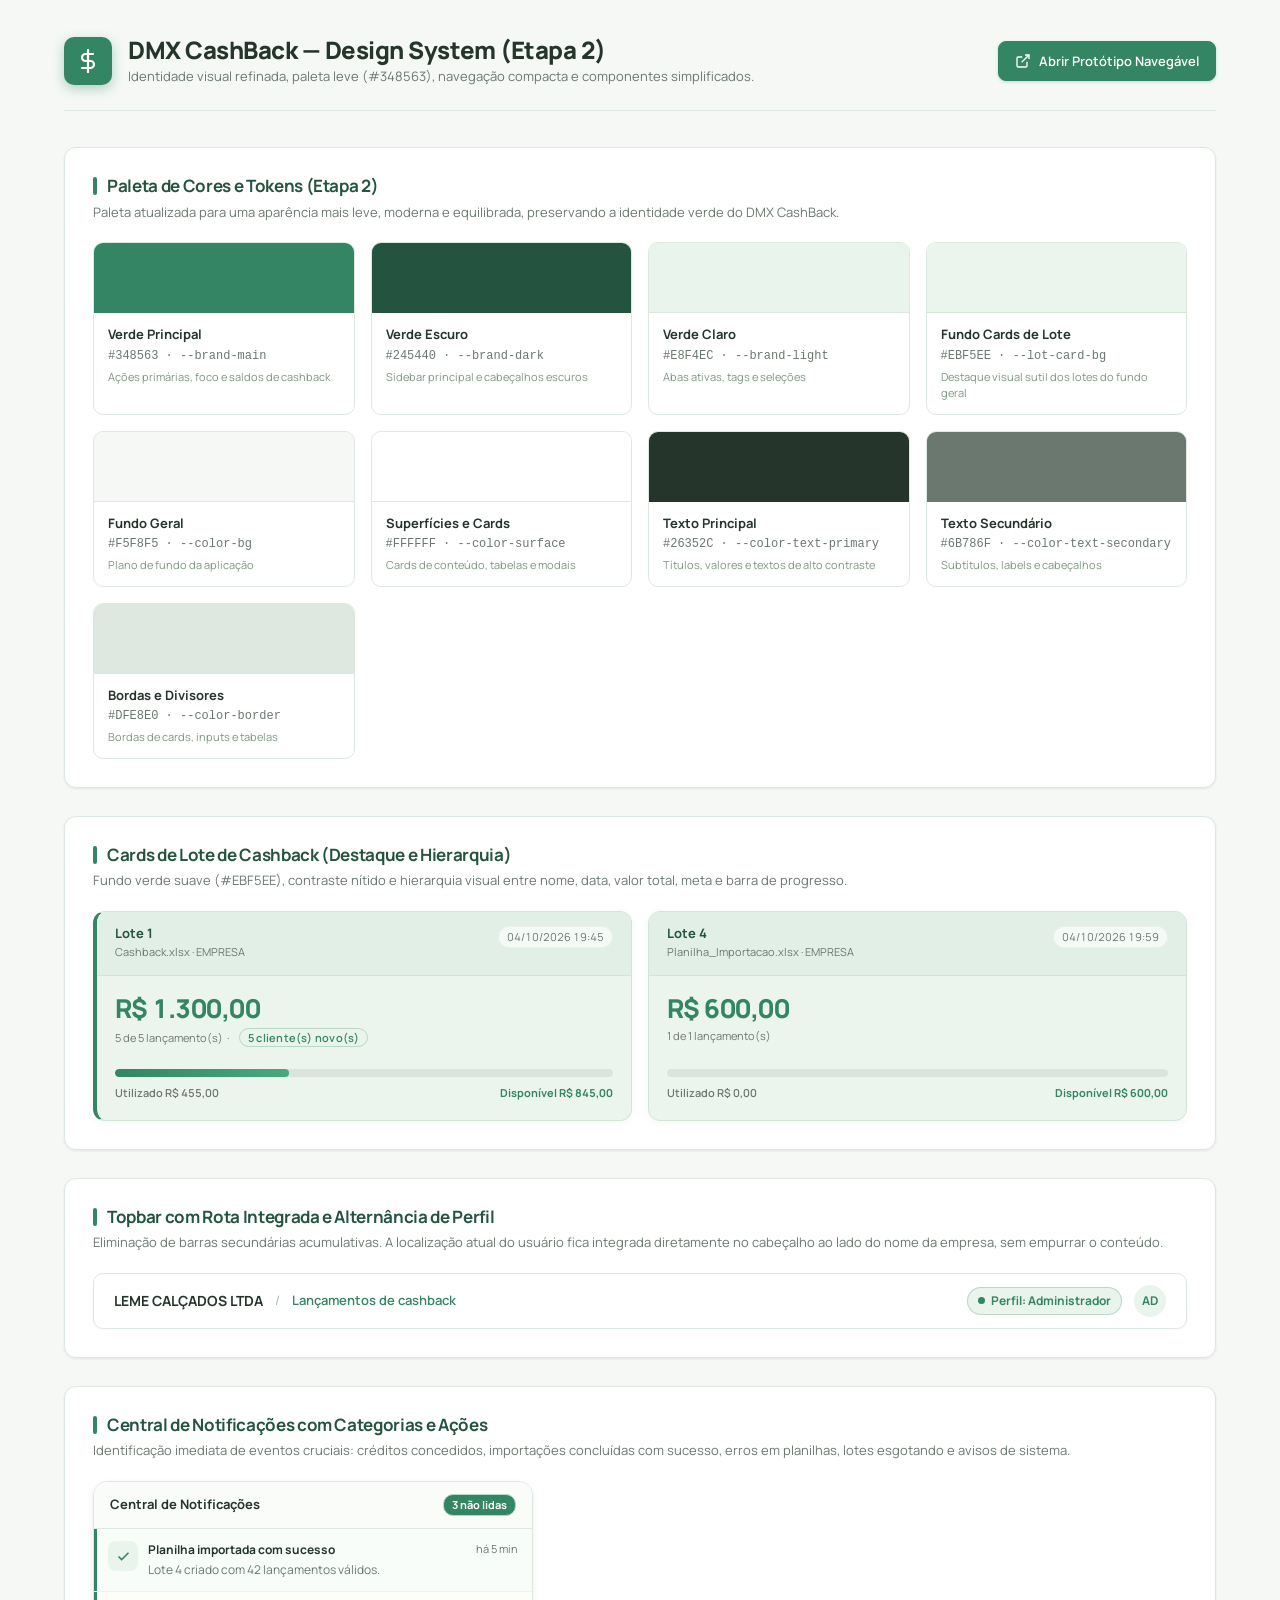
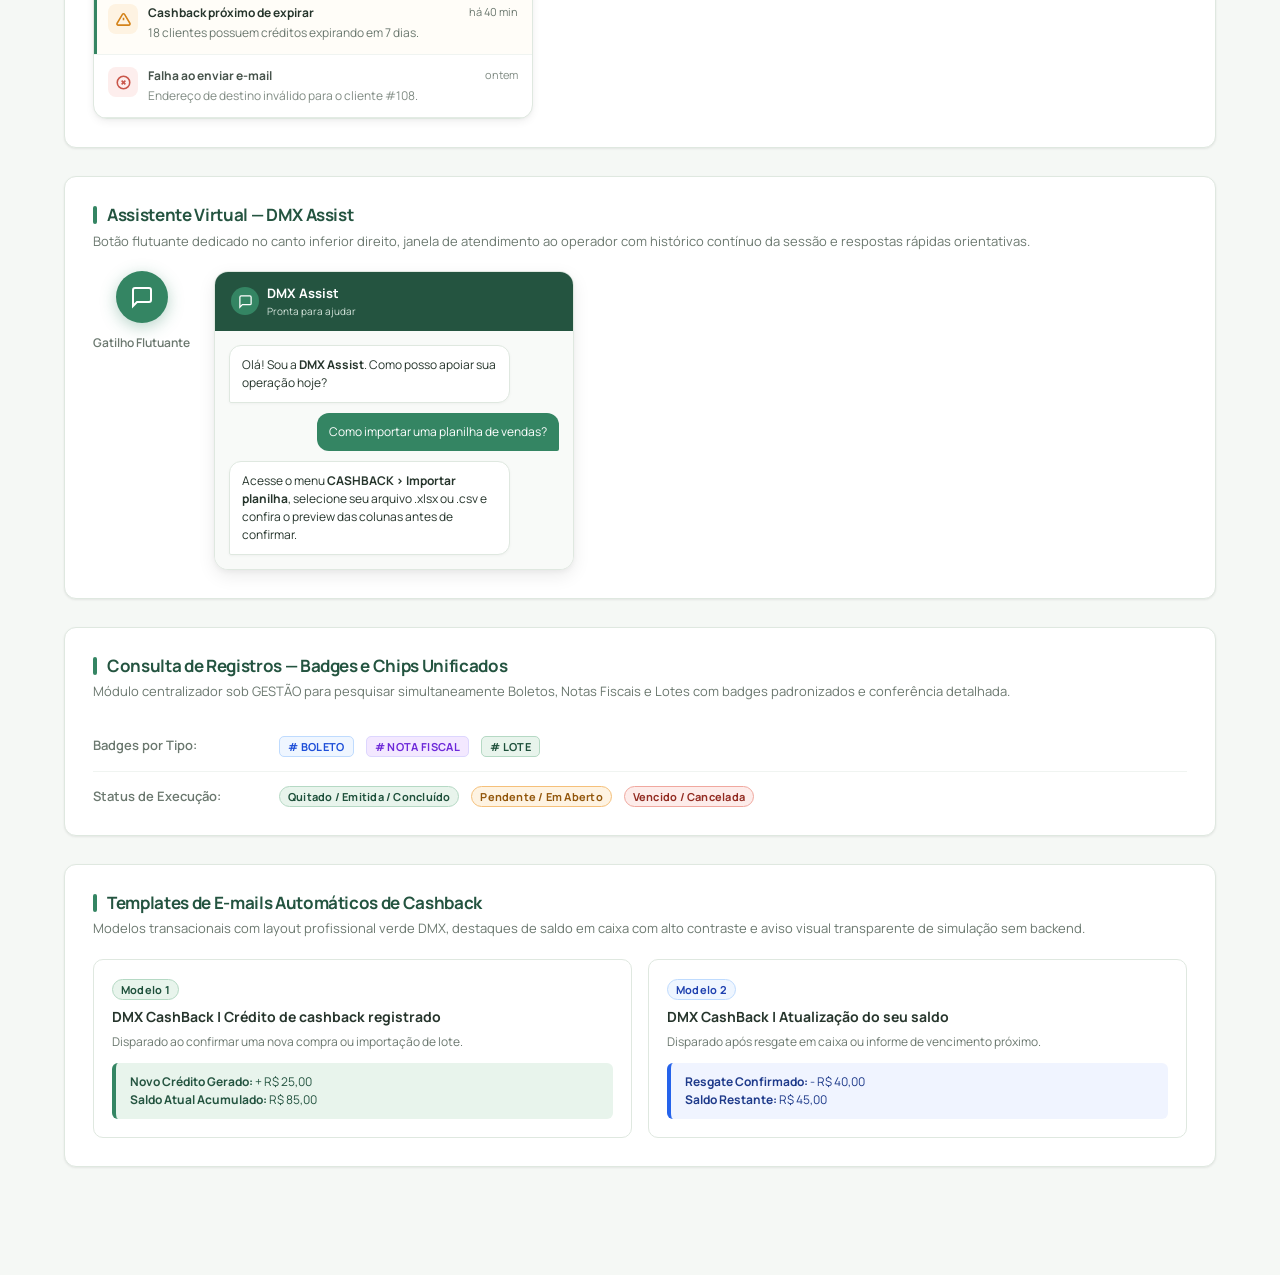
<file: design-system.html>
<!DOCTYPE html>
<html lang="pt-BR">
<head>
  <meta charset="UTF-8" />
  <meta name="viewport" content="width=device-width, initial-scale=1.0" />
  <title>DMX CashBack — Guia de Estilo e Sistema de Componentes (Etapa 2)</title>
  <meta name="description" content="Design System e biblioteca viva de componentes visuais do DMX CashBack — Etapa 2 de Refinamento." />

  <!-- Compatibilidade GitHub Pages: redireciona para URL com barra final caso seja acessado sem ela -->
  <script>
    (function() {
      var p = window.location.pathname;
      if (p && !p.endsWith('/') && !p.endsWith('.html')) {
        window.location.replace(p + '/' + window.location.search + window.location.hash);
      }
    })();
  </script>

  <link rel="preconnect" href="https://fonts.googleapis.com" />
  <link rel="preconnect" href="https://fonts.gstatic.com" crossorigin />
  <link href="https://fonts.googleapis.com/css2?family=Manrope:wght@400;500;600;700;800&display=swap" rel="stylesheet" />
  <link rel="stylesheet" href="./tokens.css" onerror="this.onerror=null;this.href='./css/tokens.css';" />
  <link rel="stylesheet" href="./base.css" onerror="this.onerror=null;this.href='./css/base.css';" />
  <link rel="stylesheet" href="./layout.css" onerror="this.onerror=null;this.href='./css/layout.css';" />
  <link rel="stylesheet" href="./components.css" onerror="this.onerror=null;this.href='./css/components.css';" />
  <link rel="stylesheet" href="./responsive.css" onerror="this.onerror=null;this.href='./css/responsive.css';" />
  <style>
    body {
      background-color: var(--color-bg);
      color: var(--color-text-primary);
      overflow-y: auto;
    }
    .ds-container {
      max-width: 1200px;
      margin: 0 auto;
      padding: 36px 24px 80px;
    }
    .ds-header {
      display: flex;
      justify-content: space-between;
      align-items: center;
      padding-bottom: 24px;
      border-bottom: 1px solid var(--color-border);
      margin-bottom: 36px;
      flex-wrap: wrap;
      gap: 20px;
    }
    .ds-brand {
      display: flex;
      align-items: center;
      gap: 16px;
    }
    .ds-brand-logo {
      width: 48px;
      height: 48px;
      border-radius: var(--radius-lg);
      background-color: var(--brand-main);
      display: flex;
      align-items: center;
      justify-content: center;
      color: white;
      box-shadow: 0 4px 12px rgba(52, 133, 99, 0.35);
    }
    .ds-title {
      font-size: 24px;
      font-weight: 800;
      color: var(--color-text-primary);
      letter-spacing: -0.02em;
    }
    .ds-subtitle {
      font-size: 13px;
      color: var(--color-text-secondary);
      margin-top: 2px;
    }
    .ds-section {
      background: #FFFFFF;
      border: 1px solid var(--color-border);
      border-radius: var(--radius-xl);
      padding: 28px;
      margin-bottom: 28px;
      box-shadow: var(--shadow-sm);
    }
    .ds-section-title {
      font-size: 17px;
      font-weight: 700;
      color: var(--brand-dark);
      margin-bottom: 6px;
      display: flex;
      align-items: center;
      gap: 10px;
    }
    .ds-section-title::before {
      content: '';
      display: inline-block;
      width: 4px;
      height: 18px;
      background-color: var(--brand-main);
      border-radius: 2px;
    }
    .ds-section-desc {
      font-size: 13px;
      color: var(--color-text-secondary);
      margin-bottom: 20px;
    }
    .ds-grid {
      display: grid;
      grid-template-columns: repeat(auto-fit, minmax(220px, 1fr));
      gap: 16px;
    }
    .ds-color-card {
      border: 1px solid var(--color-border);
      border-radius: var(--radius-lg);
      overflow: hidden;
      background: white;
    }
    .ds-color-swatch {
      height: 70px;
      width: 100%;
    }
    .ds-color-info {
      padding: 12px 14px;
    }
    .ds-color-name {
      font-size: 13px;
      font-weight: 700;
      color: var(--color-text-primary);
    }
    .ds-color-hex {
      font-size: 12px;
      color: var(--color-text-secondary);
      font-family: monospace;
      margin-top: 2px;
    }
    .ds-color-role {
      font-size: 11px;
      color: var(--neutral-500);
      margin-top: 4px;
    }
    .ds-component-row {
      display: flex;
      align-items: center;
      gap: 16px;
      flex-wrap: wrap;
      padding: 14px 0;
      border-bottom: 1px solid var(--neutral-100);
    }
    .ds-component-row:last-child {
      border-bottom: none;
      padding-bottom: 0;
    }
    .ds-component-label {
      width: 170px;
      font-size: 13px;
      font-weight: 600;
      color: var(--color-text-secondary);
      flex-shrink: 0;
    }
    .ds-component-preview {
      display: flex;
      align-items: center;
      gap: 12px;
      flex-wrap: wrap;
      flex: 1;
    }
  </style>
</head>
<body>

<div class="ds-container">

  <!-- Header -->
  <header class="ds-header">
    <div class="ds-brand">
      <div class="ds-brand-logo">
        <svg width="24" height="24" viewBox="0 0 24 24" fill="none" stroke="white" stroke-width="2.2" stroke-linecap="round"><line x1="12" y1="1" x2="12" y2="23"/><path d="M17 5H9.5a3.5 3.5 0 000 7h5a3.5 3.5 0 010 7H6"/></svg>
      </div>
      <div>
        <h1 class="ds-title">DMX CashBack — Design System (Etapa 2)</h1>
        <p class="ds-subtitle">Identidade visual refinada, paleta leve (#348563), navegação compacta e componentes simplificados.</p>
      </div>
    </div>
    <div>
      <a href="index.html" class="btn btn--primary btn--md">
        <svg width="16" height="16" viewBox="0 0 24 24" fill="none" stroke="currentColor" stroke-width="2"><path d="M18 13v6a2 2 0 01-2 2H5a2 2 0 01-2-2V8a2 2 0 012-2h6"/><polyline points="15 3 21 3 21 9"/><line x1="10" y1="14" x2="21" y2="3"/></svg>
        Abrir Protótipo Navegável
      </a>
    </div>
  </header>

  <!-- 1. PALETA DE CORES REFINADA -->
  <section class="ds-section" id="cores">
    <h2 class="ds-section-title">Paleta de Cores e Tokens (Etapa 2)</h2>
    <p class="ds-section-desc">Paleta atualizada para uma aparência mais leve, moderna e equilibrada, preservando a identidade verde do DMX CashBack.</p>
    
    <div class="ds-grid">
      <!-- Verde Principal -->
      <div class="ds-color-card">
        <div class="ds-color-swatch" style="background:#348563"></div>
        <div class="ds-color-info">
          <div class="ds-color-name">Verde Principal</div>
          <div class="ds-color-hex">#348563 · --brand-main</div>
          <div class="ds-color-role">Ações primárias, foco e saldos de cashback</div>
        </div>
      </div>

      <!-- Verde Escuro -->
      <div class="ds-color-card">
        <div class="ds-color-swatch" style="background:#245440"></div>
        <div class="ds-color-info">
          <div class="ds-color-name">Verde Escuro</div>
          <div class="ds-color-hex">#245440 · --brand-dark</div>
          <div class="ds-color-role">Sidebar principal e cabeçalhos escuros</div>
        </div>
      </div>

      <!-- Verde Claro -->
      <div class="ds-color-card">
        <div class="ds-color-swatch" style="background:#E8F4EC; border-bottom: 1px solid #DFE8E0"></div>
        <div class="ds-color-info">
          <div class="ds-color-name">Verde Claro</div>
          <div class="ds-color-hex">#E8F4EC · --brand-light</div>
          <div class="ds-color-role">Abas ativas, tags e seleções</div>
        </div>
      </div>

      <!-- Fundo dos Cards de Lotes -->
      <div class="ds-color-card">
        <div class="ds-color-swatch" style="background:#EBF5EE; border-bottom: 1px solid #D1E5D7"></div>
        <div class="ds-color-info">
          <div class="ds-color-name">Fundo Cards de Lote</div>
          <div class="ds-color-hex">#EBF5EE · --lot-card-bg</div>
          <div class="ds-color-role">Destaque visual sutil dos lotes do fundo geral</div>
        </div>
      </div>

      <!-- Fundo Geral -->
      <div class="ds-color-card">
        <div class="ds-color-swatch" style="background:#F5F8F5; border-bottom: 1px solid #DFE8E0"></div>
        <div class="ds-color-info">
          <div class="ds-color-name">Fundo Geral</div>
          <div class="ds-color-hex">#F5F8F5 · --color-bg</div>
          <div class="ds-color-role">Plano de fundo da aplicação</div>
        </div>
      </div>

      <!-- Superfícies -->
      <div class="ds-color-card">
        <div class="ds-color-swatch" style="background:#FFFFFF; border-bottom: 1px solid #DFE8E0"></div>
        <div class="ds-color-info">
          <div class="ds-color-name">Superfícies e Cards</div>
          <div class="ds-color-hex">#FFFFFF · --color-surface</div>
          <div class="ds-color-role">Cards de conteúdo, tabelas e modais</div>
        </div>
      </div>

      <!-- Texto Principal -->
      <div class="ds-color-card">
        <div class="ds-color-swatch" style="background:#26352C"></div>
        <div class="ds-color-info">
          <div class="ds-color-name">Texto Principal</div>
          <div class="ds-color-hex">#26352C · --color-text-primary</div>
          <div class="ds-color-role">Títulos, valores e textos de alto contraste</div>
        </div>
      </div>

      <!-- Texto Secundário -->
      <div class="ds-color-card">
        <div class="ds-color-swatch" style="background:#6B786F"></div>
        <div class="ds-color-info">
          <div class="ds-color-name">Texto Secundário</div>
          <div class="ds-color-hex">#6B786F · --color-text-secondary</div>
          <div class="ds-color-role">Subtítulos, labels e cabeçalhos</div>
        </div>
      </div>

      <!-- Bordas -->
      <div class="ds-color-card">
        <div class="ds-color-swatch" style="background:#DFE8E0"></div>
        <div class="ds-color-info">
          <div class="ds-color-name">Bordas e Divisores</div>
          <div class="ds-color-hex">#DFE8E0 · --color-border</div>
          <div class="ds-color-role">Bordas de cards, inputs e tabelas</div>
        </div>
      </div>
    </div>
  </section>

  <!-- 2. CARDS DE LOTES (Visual Destacado e Hierarquia Clara) -->
  <section class="ds-section" id="cards-lote">
    <h2 class="ds-section-title">Cards de Lote de Cashback (Destaque e Hierarquia)</h2>
    <p class="ds-section-desc">Fundo verde suave (#EBF5EE), contraste nítido e hierarquia visual entre nome, data, valor total, meta e barra de progresso.</p>

    <div style="display: grid; grid-template-columns: repeat(auto-fit, minmax(310px, 1fr)); gap: 16px;">
      
      <!-- Card Lote 1 (Destaque) -->
      <div class="lot-card lot-card--highlight">
        <div class="lot-card-header">
          <div>
            <div class="lot-card-number">Lote 1</div>
            <div class="lot-card-file">Cashback.xlsx · EMPRESA</div>
          </div>
          <span class="lot-card-date">04/10/2026 19:45</span>
        </div>
        <div class="lot-card-body">
          <div class="lot-card-value">R$&nbsp;1.300,00</div>
          <div class="lot-card-meta">
            5 de 5 lançamento(s) &nbsp;·&nbsp;
            <span class="badge badge--new-clients">5 cliente(s) novo(s)</span>
          </div>
          <div class="lot-card-progress-wrap">
            <div class="progress-bar">
              <div class="progress-fill" style="width: 35%"></div>
            </div>
            <div class="lot-card-progress-labels">
              <span>Utilizado R$&nbsp;455,00</span>
              <span style="color: var(--brand-main); font-weight: 700;">Disponível R$&nbsp;845,00</span>
            </div>
          </div>
        </div>
      </div>

      <!-- Card Lote 4 -->
      <div class="lot-card">
        <div class="lot-card-header">
          <div>
            <div class="lot-card-number">Lote 4</div>
            <div class="lot-card-file">Planilha_Importacao.xlsx · EMPRESA</div>
          </div>
          <span class="lot-card-date">04/10/2026 19:59</span>
        </div>
        <div class="lot-card-body">
          <div class="lot-card-value">R$&nbsp;600,00</div>
          <div class="lot-card-meta">1 de 1 lançamento(s)</div>
          <div class="lot-card-progress-wrap">
            <div class="progress-bar">
              <div class="progress-fill" style="width: 0%"></div>
            </div>
            <div class="lot-card-progress-labels">
              <span>Utilizado R$&nbsp;0,00</span>
              <span style="color: var(--brand-main); font-weight: 700;">Disponível R$&nbsp;600,00</span>
            </div>
          </div>
        </div>
      </div>

    </div>
  </section>

  <!-- 3. TOPBAR INTEGRADA COM LOCALIZAÇÃO E CONTROLE DE PERFIL -->
  <section class="ds-section" id="topbar-integrada">
    <h2 class="ds-section-title">Topbar com Rota Integrada e Alternância de Perfil</h2>
    <p class="ds-section-desc">Eliminação de barras secundárias acumulativas. A localização atual do usuário fica integrada diretamente no cabeçalho ao lado do nome da empresa, sem empurrar o conteúdo.</p>

    <div style="background: white; border: 1px solid var(--color-border); border-radius: var(--radius-lg); padding: 0 20px; height: 56px; display: flex; align-items: center; justify-content: space-between; box-shadow: var(--shadow-xs);">
      <div style="display: flex; align-items: center; gap: 12px;">
        <span style="font-weight: 700; font-size: 14px; color: var(--color-text-primary);">LEME CALÇADOS LTDA</span>
        <span style="color: var(--neutral-400); font-size: 13px;">/</span>
        <span style="font-weight: 600; font-size: 13px; color: var(--brand-main);">Lançamentos de cashback</span>
      </div>
      <div style="display: flex; align-items: center; gap: 12px;">
        <span class="topbar-role-pill topbar-role-pill--admin" style="display: inline-flex; align-items: center; gap: 6px; padding: 4px 10px; border-radius: var(--radius-full); font-size: 12px; font-weight: 700; background: var(--brand-light); color: var(--brand-main); border: 1px solid rgba(52,133,99,0.25);">
          <span style="width: 7px; height: 7px; border-radius: 50%; background: var(--brand-main);"></span>
          Perfil: Administrador
        </span>
        <div style="width: 32px; height: 32px; border-radius: 50%; background: var(--brand-light); color: var(--brand-main); display: flex; align-items: center; justify-content: center; font-weight: 700; font-size: 12px;">
          AD
        </div>
      </div>
    </div>
  </section>

  <!-- 4. CENTRAL DE NOTIFICAÇÕES -->
  <section class="ds-section" id="notificacoes">
    <h2 class="ds-section-title">Central de Notificações com Categorias e Ações</h2>
    <p class="ds-section-desc">Identificação imediata de eventos cruciais: créditos concedidos, importações concluídas com sucesso, erros em planilhas, lotes esgotando e avisos de sistema.</p>

    <div style="max-width: 440px; border: 1px solid var(--color-border); border-radius: 14px; background: white; overflow: hidden; box-shadow: var(--shadow-md);">
      <div style="padding: 12px 16px; border-bottom: 1px solid var(--color-border); display: flex; justify-content: space-between; align-items: center; background: #FAFCFA;">
        <strong style="font-size: 13px; color: var(--color-text-primary);">Central de Notificações</strong>
        <span class="notif-unread-count" style="background: var(--brand-main); color: white; padding: 2px 8px; border-radius: 10px; font-size: 11px; font-weight: 700;">3 não lidas</span>
      </div>
      <div style="display: flex; flex-direction: column;">
        <!-- Notificação Sucesso -->
        <div class="notif-item notif-item--unread notif-item--success" style="padding: 12px 14px; border-bottom: 1px solid var(--neutral-100); display: flex; gap: 10px; align-items: flex-start; background: #F8FDF9;">
          <div style="width: 30px; height: 30px; border-radius: 8px; background: var(--brand-light); color: var(--brand-main); display: flex; align-items: center; justify-content: center; flex-shrink: 0;">
            <svg width="15" height="15" viewBox="0 0 24 24" fill="none" stroke="currentColor" stroke-width="2.5"><polyline points="20 6 9 17 4 12"/></svg>
          </div>
          <div style="flex: 1;">
            <div style="display: flex; justify-content: space-between; font-size: 12px; margin-bottom: 2px;">
              <strong style="color: var(--color-text-primary);">Planilha importada com sucesso</strong>
              <span style="color: var(--color-text-secondary); font-size: 11px;">há 5 min</span>
            </div>
            <p style="font-size: 12px; color: var(--color-text-secondary); margin: 0;">Lote 4 criado com 42 lançamentos válidos.</p>
          </div>
        </div>

        <!-- Notificação Alerta -->
        <div class="notif-item notif-item--unread notif-item--alert" style="padding: 12px 14px; border-bottom: 1px solid var(--neutral-100); display: flex; gap: 10px; align-items: flex-start; background: #FFFDF8;">
          <div style="width: 30px; height: 30px; border-radius: 8px; background: #FEF3E2; color: #D4831A; display: flex; align-items: center; justify-content: center; flex-shrink: 0;">
            <svg width="15" height="15" viewBox="0 0 24 24" fill="none" stroke="currentColor" stroke-width="2.5"><path d="M10.29 3.86L1.82 18a2 2 0 0 0 1.71 3h16.94a2 2 0 0 0 1.71-3L13.71 3.86a2 2 0 0 0-3.42 0z"/><line x1="12" y1="9" x2="12" y2="13"/><line x1="12" y1="17" x2="12.01" y2="17"/></svg>
          </div>
          <div style="flex: 1;">
            <div style="display: flex; justify-content: space-between; font-size: 12px; margin-bottom: 2px;">
              <strong style="color: var(--color-text-primary);">Cashback próximo de expirar</strong>
              <span style="color: var(--color-text-secondary); font-size: 11px;">há 40 min</span>
            </div>
            <p style="font-size: 12px; color: var(--color-text-secondary); margin: 0;">18 clientes possuem créditos expirando em 7 dias.</p>
          </div>
        </div>

        <!-- Notificação Erro -->
        <div class="notif-item notif-item--error" style="padding: 12px 14px; display: flex; gap: 10px; align-items: flex-start; opacity: 0.85;">
          <div style="width: 30px; height: 30px; border-radius: 8px; background: #FDECEA; color: #C0392B; display: flex; align-items: center; justify-content: center; flex-shrink: 0;">
            <svg width="15" height="15" viewBox="0 0 24 24" fill="none" stroke="currentColor" stroke-width="2.5"><circle cx="12" cy="12" r="10"/><line x1="15" y1="9" x2="9" y2="15"/><line x1="9" y1="9" x2="15" y2="15"/></svg>
          </div>
          <div style="flex: 1;">
            <div style="display: flex; justify-content: space-between; font-size: 12px; margin-bottom: 2px;">
              <strong style="color: var(--color-text-primary);">Falha ao enviar e-mail</strong>
              <span style="color: var(--color-text-secondary); font-size: 11px;">ontem</span>
            </div>
            <p style="font-size: 12px; color: var(--color-text-secondary); margin: 0;">Endereço de destino inválido para o cliente #108.</p>
          </div>
        </div>
      </div>
    </div>
  </section>

  <!-- 5. ASSISTENTE VIRTUAL — DMX ASSIST -->
  <section class="ds-section" id="dmx-assist">
    <h2 class="ds-section-title">Assistente Virtual — DMX Assist</h2>
    <p class="ds-section-desc">Botão flutuante dedicado no canto inferior direito, janela de atendimento ao operador com histórico contínuo da sessão e respostas rápidas orientativas.</p>

    <div style="display: flex; gap: 24px; align-items: flex-start; flex-wrap: wrap;">
      <!-- Botão Flutuante (FAB) -->
      <div style="text-align: center;">
        <div style="width: 52px; height: 52px; border-radius: 50%; background: var(--brand-main); color: white; display: flex; align-items: center; justify-content: center; box-shadow: 0 4px 16px rgba(52,133,99,0.35); cursor: pointer; margin: 0 auto 8px;">
          <svg width="24" height="24" viewBox="0 0 24 24" fill="none" stroke="currentColor" stroke-width="2" stroke-linecap="round"><path d="M21 15a2 2 0 0 1-2 2H7l-4 4V5a2 2 0 0 1 2-2h14a2 2 0 0 1 2 2z"/></svg>
        </div>
        <span style="font-size: 12px; font-weight: 600; color: var(--color-text-secondary);">Gatilho Flutuante</span>
      </div>

      <!-- Amostra da Janela de Chat -->
      <div style="width: 360px; border: 1px solid var(--color-border); border-radius: 14px; background: white; overflow: hidden; box-shadow: var(--shadow-lg);">
        <div style="background: var(--brand-dark); color: white; padding: 12px 16px; display: flex; align-items: center; justify-content: space-between;">
          <div style="display: flex; align-items: center; gap: 8px;">
            <div style="width: 28px; height: 28px; border-radius: 50%; background: var(--brand-main); display: flex; align-items: center; justify-content: center;">
              <svg width="15" height="15" viewBox="0 0 24 24" fill="none" stroke="white" stroke-width="2"><path d="M21 15a2 2 0 0 1-2 2H7l-4 4V5a2 2 0 0 1 2-2h14a2 2 0 0 1 2 2z"/></svg>
            </div>
            <div>
              <div style="font-weight: 700; font-size: 13px;">DMX Assist</div>
              <div style="font-size: 10px; color: var(--brand-light); opacity: 0.9;">Pronta para ajudar</div>
            </div>
          </div>
        </div>

        <div style="padding: 14px; background: #F8FAF8; display: flex; flex-direction: column; gap: 10px; min-height: 180px;">
          <div style="align-self: flex-start; max-width: 85%; background: white; border: 1px solid var(--color-border); border-radius: 12px 12px 12px 2px; padding: 10px 12px; font-size: 12px; color: var(--color-text-primary); box-shadow: 0 1px 3px rgba(0,0,0,0.04);">
            Olá! Sou a <strong>DMX Assist</strong>. Como posso apoiar sua operação hoje?
          </div>
          <div style="align-self: flex-end; max-width: 85%; background: var(--brand-main); color: white; border-radius: 12px 12px 2px 12px; padding: 10px 12px; font-size: 12px;">
            Como importar uma planilha de vendas?
          </div>
          <div style="align-self: flex-start; max-width: 85%; background: white; border: 1px solid var(--color-border); border-radius: 12px 12px 12px 2px; padding: 10px 12px; font-size: 12px; color: var(--color-text-primary); box-shadow: 0 1px 3px rgba(0,0,0,0.04);">
            Acesse o menu <strong>CASHBACK &gt; Importar planilha</strong>, selecione seu arquivo .xlsx ou .csv e confira o preview das colunas antes de confirmar.
          </div>
        </div>
      </div>
    </div>
  </section>

  <!-- 6. CONSULTA DE REGISTROS (BUSCA UNIFICADA) -->
  <section class="ds-section" id="consulta-registros">
    <h2 class="ds-section-title">Consulta de Registros — Badges e Chips Unificados</h2>
    <p class="ds-section-desc">Módulo centralizador sob GESTÃO para pesquisar simultaneamente Boletos, Notas Fiscais e Lotes com badges padronizados e conferência detalhada.</p>

    <div class="ds-component-row">
      <div class="ds-component-label">Badges por Tipo:</div>
      <div class="ds-component-preview">
        <span class="badge badge-record-type badge-record-type--boleto"># Boleto</span>
        <span class="badge badge-record-type badge-record-type--nota"># Nota Fiscal</span>
        <span class="badge badge-record-type badge-record-type--lote"># Lote</span>
      </div>
    </div>

    <div class="ds-component-row">
      <div class="ds-component-label">Status de Execução:</div>
      <div class="ds-component-preview">
        <span class="badge badge--success">Quitado / Emitida / Concluído</span>
        <span class="badge badge--warning">Pendente / Em Aberto</span>
        <span class="badge badge--error">Vencido / Cancelada</span>
      </div>
    </div>
  </section>

  <!-- 7. COMUNICAÇÃO E E-MAILS AUTOMÁTICOS -->
  <section class="ds-section" id="emails-automaticos">
    <h2 class="ds-section-title">Templates de E-mails Automáticos de Cashback</h2>
    <p class="ds-section-desc">Modelos transacionais com layout profissional verde DMX, destaques de saldo em caixa com alto contraste e aviso visual transparente de simulação sem backend.</p>

    <div style="display: grid; grid-template-columns: repeat(auto-fit, minmax(320px, 1fr)); gap: 16px;">
      <!-- Template 1: Crédito Registrado -->
      <div style="border: 1px solid var(--color-border); border-radius: var(--radius-lg); padding: 18px; background: white;">
        <span class="badge badge--success" style="margin-bottom: 8px;">Modelo 1</span>
        <h4 style="font-size: 14px; font-weight: 700; color: var(--color-text-primary); margin-bottom: 6px;">DMX CashBack | Crédito de cashback registrado</h4>
        <p style="font-size: 12px; color: var(--color-text-secondary); margin-bottom: 12px;">Disparado ao confirmar uma nova compra ou importação de lote.</p>
        
        <div style="background: var(--brand-light); border-left: 4px solid var(--brand-main); padding: 10px 14px; border-radius: 6px; font-size: 12px; color: var(--brand-dark);">
          <strong>Novo Crédito Gerado:</strong> + R$ 25,00<br/>
          <strong>Saldo Atual Acumulado:</strong> R$ 85,00
        </div>
      </div>

      <!-- Template 2: Atualização de Saldo -->
      <div style="border: 1px solid var(--color-border); border-radius: var(--radius-lg); padding: 18px; background: white;">
        <span class="badge badge--info" style="margin-bottom: 8px;">Modelo 2</span>
        <h4 style="font-size: 14px; font-weight: 700; color: var(--color-text-primary); margin-bottom: 6px;">DMX CashBack | Atualização do seu saldo</h4>
        <p style="font-size: 12px; color: var(--color-text-secondary); margin-bottom: 12px;">Disparado após resgate em caixa ou informe de vencimento próximo.</p>
        
        <div style="background: #F0F4FF; border-left: 4px solid #2563EB; padding: 10px 14px; border-radius: 6px; font-size: 12px; color: #1E3A8A;">
          <strong>Resgate Confirmado:</strong> - R$ 40,00<br/>
          <strong>Saldo Restante:</strong> R$ 45,00
        </div>
      </div>
    </div>
  </section>

</div>

</body>
</html>
</file>
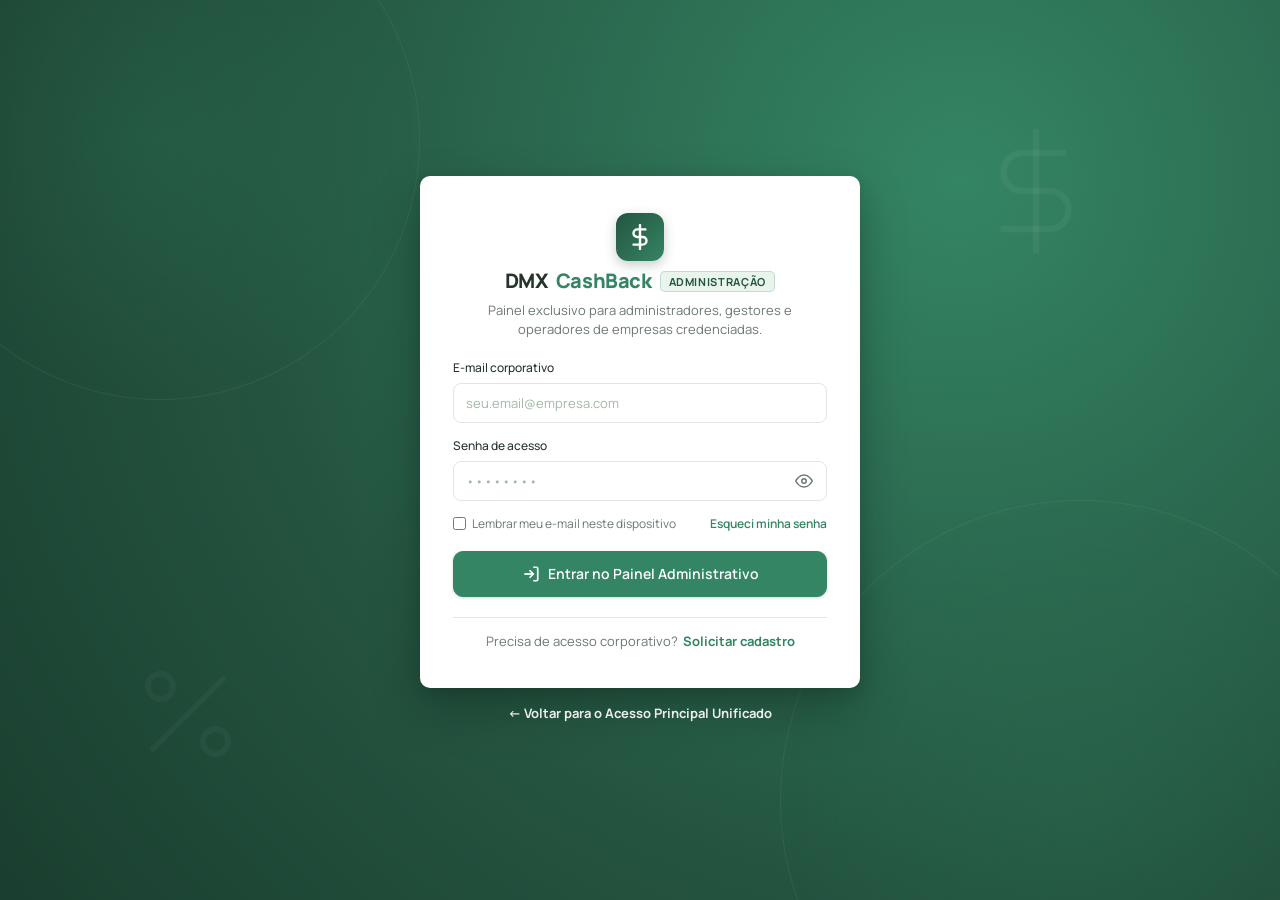
<file: login-admin.html>
<!DOCTYPE html>
<html lang="pt-BR">
<head>
  <meta charset="UTF-8" />
  <meta name="viewport" content="width=device-width, initial-scale=1.0" />
  <title>DMX CashBack — Acesso Administrativo</title>
  
  <link rel="preconnect" href="https://fonts.googleapis.com" />
  <link rel="preconnect" href="https://fonts.gstatic.com" crossorigin />
  <link href="https://fonts.googleapis.com/css2?family=Manrope:wght@400;500;600;700;800&display=swap" rel="stylesheet" />
  
  <link rel="stylesheet" href="./tokens.css" onerror="this.onerror=null;this.href='./css/tokens.css';" />
  <link rel="stylesheet" href="./base.css" onerror="this.onerror=null;this.href='./css/base.css';" />
  <link rel="stylesheet" href="./components.css" onerror="this.onerror=null;this.href='./css/components.css';" />

  <style>
    :root {
      --admin-bg: #0F231A;
      --admin-card-bg: #FFFFFF;
      --admin-border: #E1E8E2;
    }

    * {
      box-sizing: border-box;
      margin: 0;
      padding: 0;
    }

    body.admin-login-body {
      font-family: var(--font-sans, 'Manrope', -apple-system, BlinkMacSystemFont, sans-serif);
      background: radial-gradient(circle at 75% 20%, #348563 0%, #245440 60%, #1A3E2F 100%);
      min-height: 100vh;
      display: flex;
      flex-direction: column;
      align-items: center;
      justify-content: center;
      padding: 24px 16px;
      position: relative;
      overflow-x: hidden;
      color: var(--color-text-primary, #202923);
    }

    .admin-login-bg-deco {
      position: absolute;
      inset: 0;
      pointer-events: none;
      overflow: hidden;
      z-index: 0;
    }

    .admin-login-bg-deco .circle-1 {
      position: absolute;
      width: 520px;
      height: 520px;
      border-radius: 50%;
      border: 1px solid rgba(255, 255, 255, 0.06);
      background: radial-gradient(circle, rgba(47, 121, 87, 0.25) 0%, transparent 70%);
      top: -120px;
      left: -100px;
    }

    .admin-login-bg-deco .circle-2 {
      position: absolute;
      width: 600px;
      height: 600px;
      border-radius: 50%;
      border: 1px solid rgba(255, 255, 255, 0.06);
      background: radial-gradient(circle, rgba(47, 121, 87, 0.2) 0%, transparent 70%);
      bottom: -200px;
      right: -100px;
    }

    .admin-login-bg-deco .deco-dollar {
      position: absolute;
      top: 14%;
      right: 14%;
      opacity: 0.6;
    }

    .admin-login-bg-deco .deco-percent {
      position: absolute;
      bottom: 14%;
      left: 10%;
      opacity: 0.5;
    }

    .admin-login-card {
      position: relative;
      z-index: 1;
      width: 100%;
      max-width: 440px;
      background: #FFFFFF;
      border: 1px solid rgba(255, 255, 255, 0.4);
      border-radius: var(--radius-card, 10px);
      box-shadow: 0 20px 48px rgba(0, 0, 0, 0.25), 0 4px 14px rgba(0, 0, 0, 0.1);
      padding: 36px 32px;
      display: flex;
      flex-direction: column;
      gap: 20px;
    }

    .admin-login-header {
      text-align: center;
      display: flex;
      flex-direction: column;
      align-items: center;
      gap: 8px;
    }

    .admin-login-logo {
      width: 48px;
      height: 48px;
      border-radius: 12px;
      background: linear-gradient(135deg, var(--brand-dark, #1A3D2E) 0%, var(--brand-main, #2F7957) 100%);
      display: flex;
      align-items: center;
      justify-content: center;
      color: #FFFFFF;
      box-shadow: 0 4px 12px rgba(26, 61, 46, 0.25);
    }

    .admin-login-title {
      font-size: 20px;
      font-weight: 800;
      color: var(--color-text-primary, #202923);
      letter-spacing: -0.02em;
      display: flex;
      align-items: center;
      justify-content: center;
      gap: 8px;
      flex-wrap: wrap;
    }

    .admin-login-title span.brand-green {
      color: var(--brand-main, #2F7957);
    }

    .admin-brand-badge {
      display: inline-flex;
      align-items: center;
      gap: 4px;
      font-size: 11px;
      font-weight: 700;
      text-transform: uppercase;
      letter-spacing: 0.06em;
      padding: 3px 8px;
      border-radius: var(--radius-sm, 5px);
      background: var(--brand-light, #E7F3EB);
      color: var(--brand-dark, #1A3D2E);
      border: 1px solid rgba(47, 121, 87, 0.2);
    }

    .admin-login-subtitle {
      font-size: 13px;
      color: var(--color-text-secondary, #69756D);
      line-height: 1.45;
      max-width: 360px;
      margin: 0 auto;
    }

    .password-wrap {
      position: relative;
      display: flex;
      align-items: center;
    }

    .password-wrap .input {
      padding-right: 42px;
      width: 100%;
    }

    .password-toggle-btn {
      position: absolute;
      right: 8px;
      top: 50%;
      transform: translateY(-50%);
      background: none;
      border: none;
      color: var(--color-text-secondary, #69756D);
      cursor: pointer;
      padding: 6px;
      display: flex;
      align-items: center;
      justify-content: center;
      border-radius: var(--radius-sm, 5px);
      transition: color var(--transition-fast, 150ms ease);
    }

    .password-toggle-btn:hover {
      color: var(--brand-main, #2F7957);
    }

    .login-footer-links {
      display: flex;
      justify-content: space-between;
      align-items: center;
      font-size: 12px;
      gap: 12px;
    }

    .login-link {
      color: var(--brand-main, #2F7957);
      text-decoration: none;
      font-weight: 600;
      transition: color var(--transition-fast, 150ms ease);
    }

    .login-link:hover {
      color: var(--brand-dark, #1A3D2E);
      text-decoration: underline;
    }

    .admin-switch-footer {
      position: relative;
      z-index: 1;
      margin-top: 20px;
      text-align: center;
      font-size: 12px;
      color: var(--color-text-secondary, #69756D);
    }

    .admin-switch-footer a {
      color: var(--brand-main, #2F7957);
      font-weight: 700;
      text-decoration: none;
      display: inline-flex;
      align-items: center;
      gap: 4px;
    }

    .admin-switch-footer a:hover {
      text-decoration: underline;
      color: var(--brand-dark, #1A3D2E);
    }

    .login-alert {
      padding: 11px 14px;
      border-radius: var(--radius-sm, 5px);
      font-size: 12.5px;
      line-height: 1.4;
      display: none;
      align-items: center;
      gap: 8px;
    }

    .login-alert--error {
      background: #FDECEA;
      color: #C0392B;
      border: 1px solid #F5C6CB;
    }

    .login-alert--success {
      background: #E8F4EC;
      color: #245440;
      border: 1px solid #C2E2CB;
    }

    .modal-backdrop {
      position: fixed;
      inset: 0;
      background: rgba(15, 35, 26, 0.55);
      backdrop-filter: blur(2px);
      display: none;
      align-items: center;
      justify-content: center;
      z-index: 1000;
      padding: 16px;
    }

    .modal-backdrop--open {
      display: flex;
    }

    .modal-dialog {
      background: #FFFFFF;
      border: 1px solid var(--admin-border);
      border-radius: var(--radius-card, 10px);
      box-shadow: 0 20px 25px -5px rgba(0, 0, 0, 0.1);
      width: 100%;
      max-width: 460px;
      overflow: hidden;
      animation: modalSlideIn 0.2s ease-out;
    }

    @keyframes modalSlideIn {
      from { transform: translateY(12px); opacity: 0; }
      to { transform: translateY(0); opacity: 1; }
    }

    .modal-header {
      padding: 18px 24px;
      border-bottom: 1px solid var(--admin-border);
      display: flex;
      align-items: center;
      justify-content: space-between;
    }

    .modal-body {
      padding: 24px;
    }

    .toast-container {
      position: fixed;
      bottom: 24px;
      right: 24px;
      z-index: 9999;
      display: flex;
      flex-direction: column;
      gap: 8px;
    }
  </style>
</head>
<body class="admin-login-body">

  <div class="admin-login-bg-deco" aria-hidden="true">
    <div class="circle-1"></div>
    <div class="circle-2"></div>
    <div class="deco-dollar">
      <svg width="130" height="130" viewBox="0 0 24 24" fill="none" stroke="rgba(255,255,255,0.08)" stroke-width="1.2" stroke-linecap="round" stroke-linejoin="round">
        <line x1="12" y1="1" x2="12" y2="23"/>
        <path d="M17 5H9.5a3.5 3.5 0 0 0 0 7h5a3.5 3.5 0 0 1 0 7H6"/>
      </svg>
    </div>
    <div class="deco-percent">
      <svg width="120" height="120" viewBox="0 0 24 24" fill="none" stroke="rgba(255,255,255,0.07)" stroke-width="1.2" stroke-linecap="round" stroke-linejoin="round">
        <line x1="19" y1="5" x2="5" y2="19"/>
        <circle cx="6.5" cy="6.5" r="2.5"/>
        <circle cx="17.5" cy="17.5" r="2.5"/>
      </svg>
    </div>
  </div>

  <main class="admin-login-card" role="main">
    
    <div class="admin-login-header">
      <div class="admin-login-logo">
        <svg width="26" height="26" viewBox="0 0 24 24" fill="none" stroke="currentColor" stroke-width="2.2" stroke-linecap="round">
          <line x1="12" y1="1" x2="12" y2="23"/>
          <path d="M17 5H9.5a3.5 3.5 0 000 7h5a3.5 3.5 0 010 7H6"/>
        </svg>
      </div>
      <h1 class="admin-login-title">
        DMX <span class="brand-green">CashBack</span>
        <span class="admin-brand-badge">Administração</span>
      </h1>
      <p class="admin-login-subtitle">
        Painel exclusivo para administradores, gestores e operadores de empresas credenciadas.
      </p>
    </div>

    <!-- Alertas visuais -->
    <div class="login-alert login-alert--error" id="adminAlertError" role="alert"></div>
    <div class="login-alert login-alert--success" id="adminAlertSuccess" role="status"></div>

    <!-- Formulário de Login Administrativo -->
    <form id="adminLoginForm" onsubmit="handleAdminLogin(event)" style="display: flex; flex-direction: column; gap: 14px;" novalidate>
      
      <div class="input-group">
        <label class="input-label" for="adminEmail">E-mail corporativo</label>
        <input 
          type="email" 
          id="adminEmail" 
          class="input" 
          placeholder="seu.email@empresa.com" 
          required 
          autocomplete="username" 
        />
      </div>

      <div class="input-group">
        <label class="input-label" for="adminPassword">Senha de acesso</label>
        <div class="password-wrap">
          <input 
            type="password" 
            id="adminPassword" 
            class="input" 
            placeholder="••••••••" 
            required 
            autocomplete="current-password" 
          />
          <button 
            type="button" 
            class="password-toggle-btn" 
            id="toggleAdminPasswordBtn" 
            onclick="toggleAdminPasswordVisibility('adminPassword', 'eyeIconAdmin')" 
            aria-label="Mostrar ou ocultar senha"
            title="Mostrar ou ocultar senha"
          >
            <svg id="eyeIconAdmin" width="18" height="18" viewBox="0 0 24 24" fill="none" stroke="currentColor" stroke-width="2">
              <path d="M1 12s4-8 11-8 11 8 11 8-4 8-11 8-11-8-11-8z"/>
              <circle cx="12" cy="12" r="3"/>
            </svg>
          </button>
        </div>
      </div>

      <div class="login-footer-links">
        <label style="display: flex; align-items: center; gap: 6px; cursor: pointer; user-select: none; color: var(--color-text-secondary);">
          <input type="checkbox" id="rememberAdminEmail" />
          <span>Lembrar meu e-mail neste dispositivo</span>
        </label>
        <a href="javascript:void(0)" class="login-link" onclick="openAdminForgotModal()">Esqueci minha senha</a>
      </div>

      <button type="submit" class="btn btn--primary btn--lg" id="submitAdminBtn" style="width: 100%; margin-top: 4px;">
        <svg width="18" height="18" viewBox="0 0 24 24" fill="none" stroke="currentColor" stroke-width="2.3">
          <path d="M15 3h4a2 2 0 0 1 2 2v14a2 2 0 0 1-2 2h-4"/>
          <polyline points="10 17 15 12 10 7"/>
          <line x1="15" y1="12" x2="3" y2="12"/>
        </svg>
        Entrar no Painel Administrativo
      </button>

    </form>

    <div style="text-align: center; font-size: 13px; color: var(--color-text-secondary); border-top: 1px solid var(--admin-border); padding-top: 14px;">
      Precisa de acesso corporativo? 
      <a href="javascript:void(0)" class="login-link" onclick="openAdminRegisterModal()" style="font-weight: 700; margin-left: 2px;">Solicitar cadastro</a>
    </div>

  </main>

  <footer class="admin-switch-footer" style="text-align: center; margin-top: 16px;">
    <a href="index.html" style="color: rgba(255, 255, 255, 0.9); font-weight: 700; text-decoration: none; font-size: 13px; display: inline-flex; align-items: center; gap: 6px;">
      &larr; Voltar para o Acesso Principal Unificado
    </a>
  </footer>

  <!-- ════════════════════════════════════════════════════════
       MODAL: ESQUECI MINHA SENHA ADMINISTRATIVA
       ════════════════════════════════════════════════════════ -->
  <div class="modal-backdrop" id="modalAdminForgot" role="dialog" aria-modal="true" aria-labelledby="modalAdminForgotTitle">
    <div class="modal-dialog">
      <div class="modal-header">
        <h3 class="modal-title" id="modalAdminForgotTitle" style="font-size: 16px; font-weight: 700;">Recuperação de Acesso Corporativo</h3>
        <button type="button" class="btn btn--ghost btn--sm btn--icon" onclick="closeAdminForgotModal()" aria-label="Fechar modal">
          <svg width="18" height="18" viewBox="0 0 24 24" fill="none" stroke="currentColor" stroke-width="2"><line x1="18" y1="6" x2="6" y2="18"/><line x1="6" y1="6" x2="18" y2="18"/></svg>
        </button>
      </div>
      <div class="modal-body">
        <p style="font-size: 13px; color: var(--color-text-secondary); line-height: 1.5; margin: 0 0 16px;">
          Informe seu e-mail corporativo cadastrado. Em ambiente integrado, um <strong>link seguro com token temporário</strong> será gerado para redefinição da sua senha.
        </p>

        <form onsubmit="handleAdminForgotSubmit(event)" novalidate>
          <div class="input-group" style="margin-bottom: 14px;">
            <label class="input-label" for="adminForgotEmail">E-mail corporativo</label>
            <input type="email" id="adminForgotEmail" class="input" placeholder="seu.email@empresa.com" required />
          </div>

          <div style="background: var(--neutral-50, #F6F8F6); border: 1px dashed var(--neutral-300, #D1D5DB); border-radius: var(--radius-sm, 5px); padding: 10px 12px; font-size: 11.5px; color: var(--color-text-secondary); margin-bottom: 18px; line-height: 1.4;">
            <strong>Segurança Corporativa:</strong> O link de recuperação expira em 30 minutos e só pode ser utilizado uma única vez.
          </div>

          <div style="display: flex; justify-content: flex-end; gap: 8px;">
            <button type="button" class="btn btn--ghost btn--sm" onclick="closeAdminForgotModal()">Cancelar</button>
            <button type="submit" class="btn btn--primary btn--sm" id="btnAdminForgotSubmit">Enviar link de recuperação</button>
          </div>
        </form>
      </div>
    </div>
  </div>

  <!-- ════════════════════════════════════════════════════════
       MODAL: SOLICITAR ACESSO / CADASTRO ADMINISTRATIVO
       ════════════════════════════════════════════════════════ -->
  <div class="modal-backdrop" id="modalAdminRegister" role="dialog" aria-modal="true" aria-labelledby="modalAdminRegisterTitle">
    <div class="modal-dialog" style="max-width: 480px;">
      <div class="modal-header">
        <h3 class="modal-title" id="modalAdminRegisterTitle" style="font-size: 16px; font-weight: 700;">Solicitar Acesso Administrativo</h3>
        <button type="button" class="btn btn--ghost btn--sm btn--icon" onclick="closeAdminRegisterModal()" aria-label="Fechar modal">
          <svg width="18" height="18" viewBox="0 0 24 24" fill="none" stroke="currentColor" stroke-width="2"><line x1="18" y1="6" x2="6" y2="18"/><line x1="6" y1="6" x2="18" y2="18"/></svg>
        </button>
      </div>
      <div class="modal-body">
        <p style="font-size: 13px; color: var(--color-text-secondary); line-height: 1.5; margin: 0 0 16px;">
          Preencha os dados abaixo para solicitar acesso administrativo à plataforma DMX CashBack.
        </p>

        <form onsubmit="handleAdminRegisterSubmit(event)" style="display: flex; flex-direction: column; gap: 12px;" novalidate>
          <div class="input-group">
            <label class="input-label" for="adminRegName">Nome completo *</label>
            <input type="text" id="adminRegName" class="input" placeholder="Ex: Maria Silva" required />
          </div>

          <div class="input-group">
            <label class="input-label" for="adminRegEmail">E-mail corporativo *</label>
            <input type="email" id="adminRegEmail" class="input" placeholder="maria@lojaexemplo.com.br" required />
          </div>

          <div class="input-group">
            <label class="input-label" for="adminRegCompany">Nome da empresa ou loja *</label>
            <input type="text" id="adminRegCompany" class="input" placeholder="Ex: Leme Calçados" required />
          </div>

          <div style="display: grid; grid-template-columns: 1fr 1fr; gap: 10px;">
            <div class="input-group">
              <label class="input-label" for="adminRegPassword">Senha *</label>
              <div class="password-wrap">
                <input type="password" id="adminRegPassword" class="input" placeholder="Mínimo 8 dígitos" required minlength="8" />
                <button type="button" class="password-toggle-btn" onclick="toggleAdminPasswordVisibility('adminRegPassword', 'eyeReg1')" aria-label="Alternar visibilidade">
                  <svg id="eyeReg1" width="16" height="16" viewBox="0 0 24 24" fill="none" stroke="currentColor" stroke-width="2"><path d="M1 12s4-8 11-8 11 8 11 8-4 8-11 8-11-8-11-8z"/><circle cx="12" cy="12" r="3"/></svg>
                </button>
              </div>
            </div>

            <div class="input-group">
              <label class="input-label" for="adminRegPasswordConfirm">Confirmar senha *</label>
              <div class="password-wrap">
                <input type="password" id="adminRegPasswordConfirm" class="input" placeholder="Repita a senha" required minlength="8" />
                <button type="button" class="password-toggle-btn" onclick="toggleAdminPasswordVisibility('adminRegPasswordConfirm', 'eyeReg2')" aria-label="Alternar visibilidade">
                  <svg id="eyeReg2" width="16" height="16" viewBox="0 0 24 24" fill="none" stroke="currentColor" stroke-width="2"><path d="M1 12s4-8 11-8 11 8 11 8-4 8-11 8-11-8-11-8z"/><circle cx="12" cy="12" r="3"/></svg>
                </button>
              </div>
            </div>
          </div>

          <label style="display: flex; align-items: flex-start; gap: 8px; font-size: 12px; color: var(--color-text-secondary); cursor: pointer; margin-top: 4px;">
            <input type="checkbox" id="adminRegTerms" style="margin-top: 2px;" required />
            <span>Declaro ser representante autorizado da empresa e concordo com os Termos de Uso e Política de Privacidade do DMX CashBack.</span>
          </label>

          <div style="display: flex; justify-content: flex-end; gap: 8px; margin-top: 8px;">
            <button type="button" class="btn btn--ghost btn--sm" onclick="closeAdminRegisterModal()">Cancelar</button>
            <button type="submit" class="btn btn--primary btn--sm" id="btnAdminRegSubmit">Enviar solicitação de acesso</button>
          </div>
        </form>
      </div>
    </div>
  </div>

  <div class="toast-container" id="adminToastContainer"></div>

  <script>
    'use strict';

    document.addEventListener('DOMContentLoaded', () => {
      // 1. Se já houver sessão ativa válida como admin, redireciona para index.html
      try {
        const existingSession = sessionStorage.getItem('dmx_admin_session');
        if (existingSession) {
          const sess = JSON.parse(existingSession);
          if (sess && sess.authenticated && sess.user?.role === 'admin') {
            window.location.replace('index.html');
            return;
          }
        }
      } catch (e) {
        sessionStorage.removeItem('dmx_admin_session');
      }

      // 2. Lembrar meu e-mail: carrega somente a string do e-mail salvo
      const savedEmail = localStorage.getItem('dmx_saved_admin_email');
      const emailInput = document.getElementById('adminEmail');
      const rememberCheckbox = document.getElementById('rememberAdminEmail');
      const passwordInput = document.getElementById('adminPassword');

      if (savedEmail && emailInput) {
        emailInput.value = savedEmail;
        if (rememberCheckbox) rememberCheckbox.checked = true;
        if (passwordInput) {
          passwordInput.value = '';
          passwordInput.focus();
        }
      }
    });

    // Alternância de visibilidade de senha
    function toggleAdminPasswordVisibility(inputId, iconId) {
      const input = document.getElementById(inputId);
      const icon = document.getElementById(iconId);
      if (!input || !icon) return;

      if (input.type === 'password') {
        input.type = 'text';
        icon.innerHTML = `
          <path d="M17.94 17.94A10.07 10.07 0 0 1 12 20c-7 0-11-8-11-8a18.45 18.45 0 0 1 5.06-5.94M9.9 4.24A9.12 9.12 0 0 1 12 4c7 0 11 8 11 8a18.5 18.5 0 0 1-2.16 3.19m-6.72-1.07a3 3 0 1 1-4.24-4.24"/>
          <line x1="1" y1="1" x2="23" y2="23"/>
        `;
      } else {
        input.type = 'password';
        icon.innerHTML = `
          <path d="M1 12s4-8 11-8 11 8 11 8-4 8-11 8-11-8-11-8z"/>
          <circle cx="12" cy="12" r="3"/>
        `;
      }
    }

    // Submit de Login Administrativo
    function handleAdminLogin(e) {
      e.preventDefault();
      const emailInput = document.getElementById('adminEmail');
      const passwordInput = document.getElementById('adminPassword');
      const rememberMe = document.getElementById('rememberAdminEmail')?.checked;
      const submitBtn = document.getElementById('submitAdminBtn');

      const email = emailInput?.value.trim().toLowerCase() || '';
      const password = passwordInput?.value.trim() || '';

      // Validação de campos obrigatórios
      if (!email || !password) {
        showAdminAlert('error', 'Por favor, informe seu e-mail corporativo e senha de acesso.');
        if (!email) emailInput?.focus();
        else passwordInput?.focus();
        return;
      }

      // Validação simples de formato de e-mail
      const emailRegex = /^[^\s@]+@[^\s@]+\.[^\s@]+$/;
      if (!emailRegex.test(email)) {
        showAdminAlert('error', 'Por favor, informe um endereço de e-mail corporativo válido.');
        emailInput?.focus();
        return;
      }

      // Estado de Carregamento imediato no botão
      submitBtn.disabled = true;
      submitBtn.innerHTML = `
        <span class="spinner spinner--sm" style="display:inline-block; width:16px; height:16px; border:2px solid rgba(255,255,255,0.3); border-top-color:#fff; border-radius:50%; animation:spin 0.6s linear infinite; margin-right:8px;"></span>
        Validando credenciais...
      `;

      setTimeout(() => {
        // "Lembrar meu e-mail": salva somente a string em localStorage
        if (rememberMe) {
          localStorage.setItem('dmx_saved_admin_email', email);
        } else {
          localStorage.removeItem('dmx_saved_admin_email');
        }

        // Criar sessão administrativa em sessionStorage (expira ao fechar navegador/aba)
        const inferredName = email.split('@')[0].replace(/[._-]/g, ' ').replace(/\b\w/g, l => l.toUpperCase());
        const adminSession = {
          authenticated: true,
          user: {
            name: inferredName || 'Administrador',
            email: email,
            role: 'admin',
            companies: []
          },
          loginTime: new Date().toISOString()
        };

        sessionStorage.setItem('dmx_admin_session', JSON.stringify(adminSession));

        showAdminAlert('success', 'Credenciais validadas com sucesso! Acessando painel...');
        submitBtn.innerHTML = `
          <span class="spinner spinner--sm" style="display:inline-block; width:16px; height:16px; border:2px solid rgba(255,255,255,0.3); border-top-color:#fff; border-radius:50%; animation:spin 0.6s linear infinite; margin-right:8px;"></span>
          Redirecionando...
        `;

        setTimeout(() => {
          window.location.href = 'index.html';
        }, 500);
      }, 600);
    }

    // Alertas do card
    function showAdminAlert(type, message) {
      const errBox = document.getElementById('adminAlertError');
      const succBox = document.getElementById('adminAlertSuccess');
      if (errBox) errBox.style.display = 'none';
      if (succBox) succBox.style.display = 'none';

      const target = type === 'error' ? errBox : succBox;
      if (target) {
        target.textContent = message;
        target.style.display = 'flex';
      }
    }

    // Modal Esqueci Senha
    function openAdminForgotModal() {
      const m = document.getElementById('modalAdminForgot');
      if (m) {
        m.classList.add('modal-backdrop--open');
        const input = document.getElementById('adminForgotEmail');
        const currentEmail = document.getElementById('adminEmail')?.value;
        if (input && currentEmail) input.value = currentEmail;
      }
    }

    function closeAdminForgotModal() {
      const m = document.getElementById('modalAdminForgot');
      if (m) m.classList.remove('modal-backdrop--open');
    }

    function handleAdminForgotSubmit(e) {
      e.preventDefault();
      const email = document.getElementById('adminForgotEmail')?.value.trim();
      const btn = document.getElementById('btnAdminForgotSubmit');
      if (!email) {
        showToast('Por favor, informe seu e-mail corporativo.', 'error');
        return;
      }

      btn.disabled = true;
      btn.innerHTML = `<span class="spinner spinner--sm" style="display:inline-block; width:14px; height:14px; border:2px solid rgba(255,255,255,0.3); border-top-color:#fff; border-radius:50%; animation:spin 0.6s linear infinite; margin-right:6px;"></span> Enviando instruções...`;

      setTimeout(() => {
        btn.disabled = false;
        btn.innerHTML = 'Enviar link de recuperação';
        closeAdminForgotModal();
        showToast(`Instruções de recuperação geradas para ${email}. Em produção, o link seguro é enviado via backend Java.`, 'info');
      }, 700);
    }

    // Modal Solicitar Cadastro / Criar Conta Corporativa
    function openAdminRegisterModal() {
      const m = document.getElementById('modalAdminRegister');
      if (m) m.classList.add('modal-backdrop--open');
    }

    function closeAdminRegisterModal() {
      const m = document.getElementById('modalAdminRegister');
      if (m) m.classList.remove('modal-backdrop--open');
    }

    function handleAdminRegisterSubmit(e) {
      e.preventDefault();
      const name = document.getElementById('adminRegName')?.value.trim();
      const email = document.getElementById('adminRegEmail')?.value.trim();
      const company = document.getElementById('adminRegCompany')?.value.trim();
      const pw = document.getElementById('adminRegPassword')?.value;
      const pwConfirm = document.getElementById('adminRegPasswordConfirm')?.value;
      const terms = document.getElementById('adminRegTerms')?.checked;
      const btn = document.getElementById('btnAdminRegSubmit');

      if (!name || !email || !company || !pw || !pwConfirm) {
        showToast('Por favor, preencha todos os campos obrigatórios (*).', 'error');
        return;
      }

      const emailRegex = /^[^\s@]+@[^\s@]+\.[^\s@]+$/;
      if (!emailRegex.test(email)) {
        showToast('Informe um endereço de e-mail corporativo válido.', 'error');
        return;
      }

      if (pw.length < 8) {
        showToast('A senha corporativa deve conter no mínimo 8 caracteres.', 'error');
        return;
      }

      if (pw !== pwConfirm) {
        showToast('A senha e a confirmação de senha não coincidem.', 'error');
        return;
      }

      if (!terms) {
        showToast('É necessário aceitar os Termos de Uso e Política de Privacidade.', 'error');
        return;
      }

      btn.disabled = true;
      btn.innerHTML = `<span class="spinner spinner--sm" style="display:inline-block; width:14px; height:14px; border:2px solid rgba(255,255,255,0.3); border-top-color:#fff; border-radius:50%; animation:spin 0.6s linear infinite; margin-right:6px;"></span> Processando solicitação...`;

      setTimeout(() => {
        btn.disabled = false;
        btn.innerHTML = 'Enviar solicitação de acesso';
        closeAdminRegisterModal();

        // Preenche o e-mail no formulário de login
        const emailInput = document.getElementById('adminEmail');
        if (emailInput) emailInput.value = email;

        showToast('Solicitação recebida com sucesso! Em ambiente de produção com backend Java, seu acesso será ativado no banco de dados.', 'success');
        showAdminAlert('success', `Solicitação de acesso para ${company} registrada. Você já pode testar o acesso com seu e-mail.`);
      }, 900);
    }

    // Toast de Notificação
    function showToast(msg, type = 'info') {
      const container = document.getElementById('adminToastContainer');
      if (!container) return;

      const toast = document.createElement('div');
      toast.style.cssText = 'background: white; border-radius: var(--radius-sm, 5px); box-shadow: 0 10px 15px -3px rgba(0,0,0,0.1); padding: 12px 18px; border-left: 4px solid var(--brand-main, #2F7957); font-size: 13px; font-weight: 600; display: flex; align-items: center; gap: 8px; margin-bottom: 8px; transition: all 0.3s ease;';

      if (type === 'success') toast.style.borderLeftColor = '#2F7957';
      if (type === 'error') toast.style.borderLeftColor = '#C0392B';
      if (type === 'info') toast.style.borderLeftColor = '#2563EB';

      toast.innerHTML = `<span>${msg}</span>`;
      container.appendChild(toast);

      setTimeout(() => {
        toast.style.opacity = '0';
        toast.style.transform = 'translateY(6px)';
        setTimeout(() => toast.remove(), 300);
      }, 4000);
    }
  </script>
</body>
</html>
</file>
